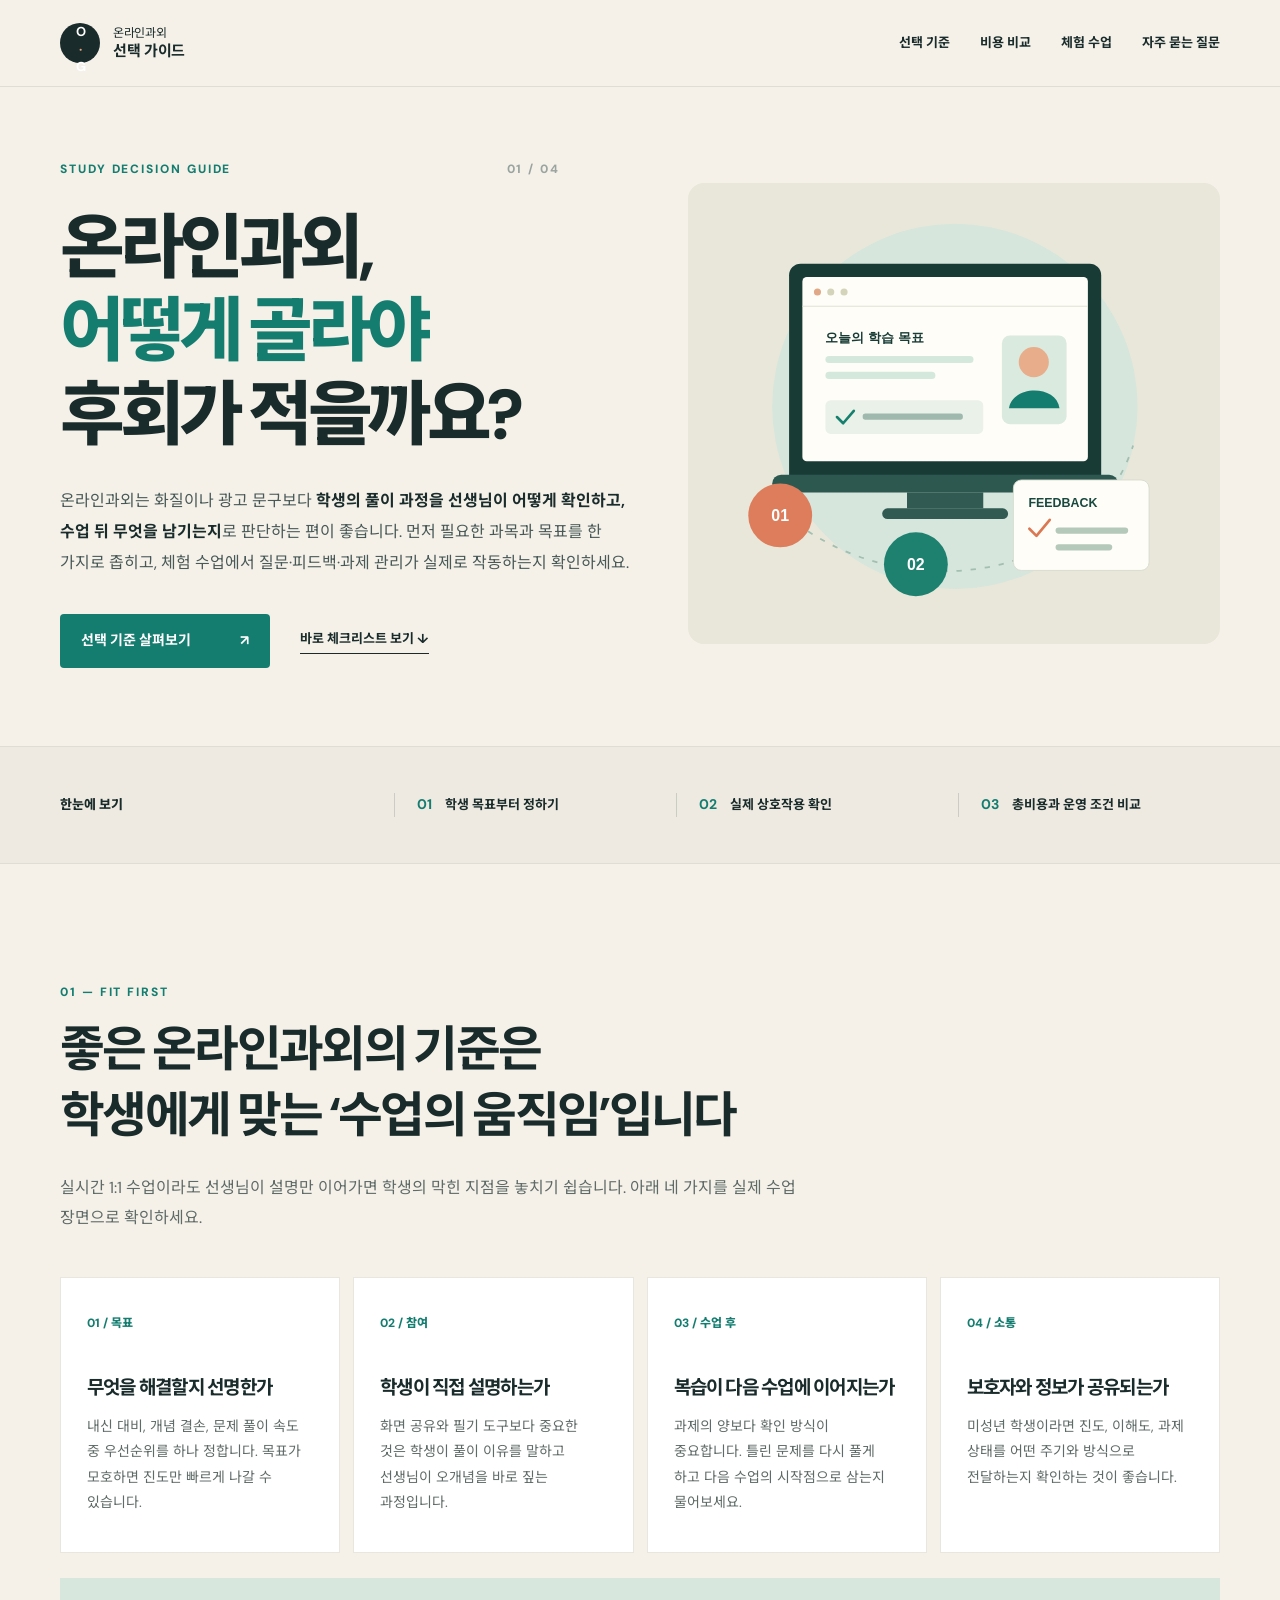
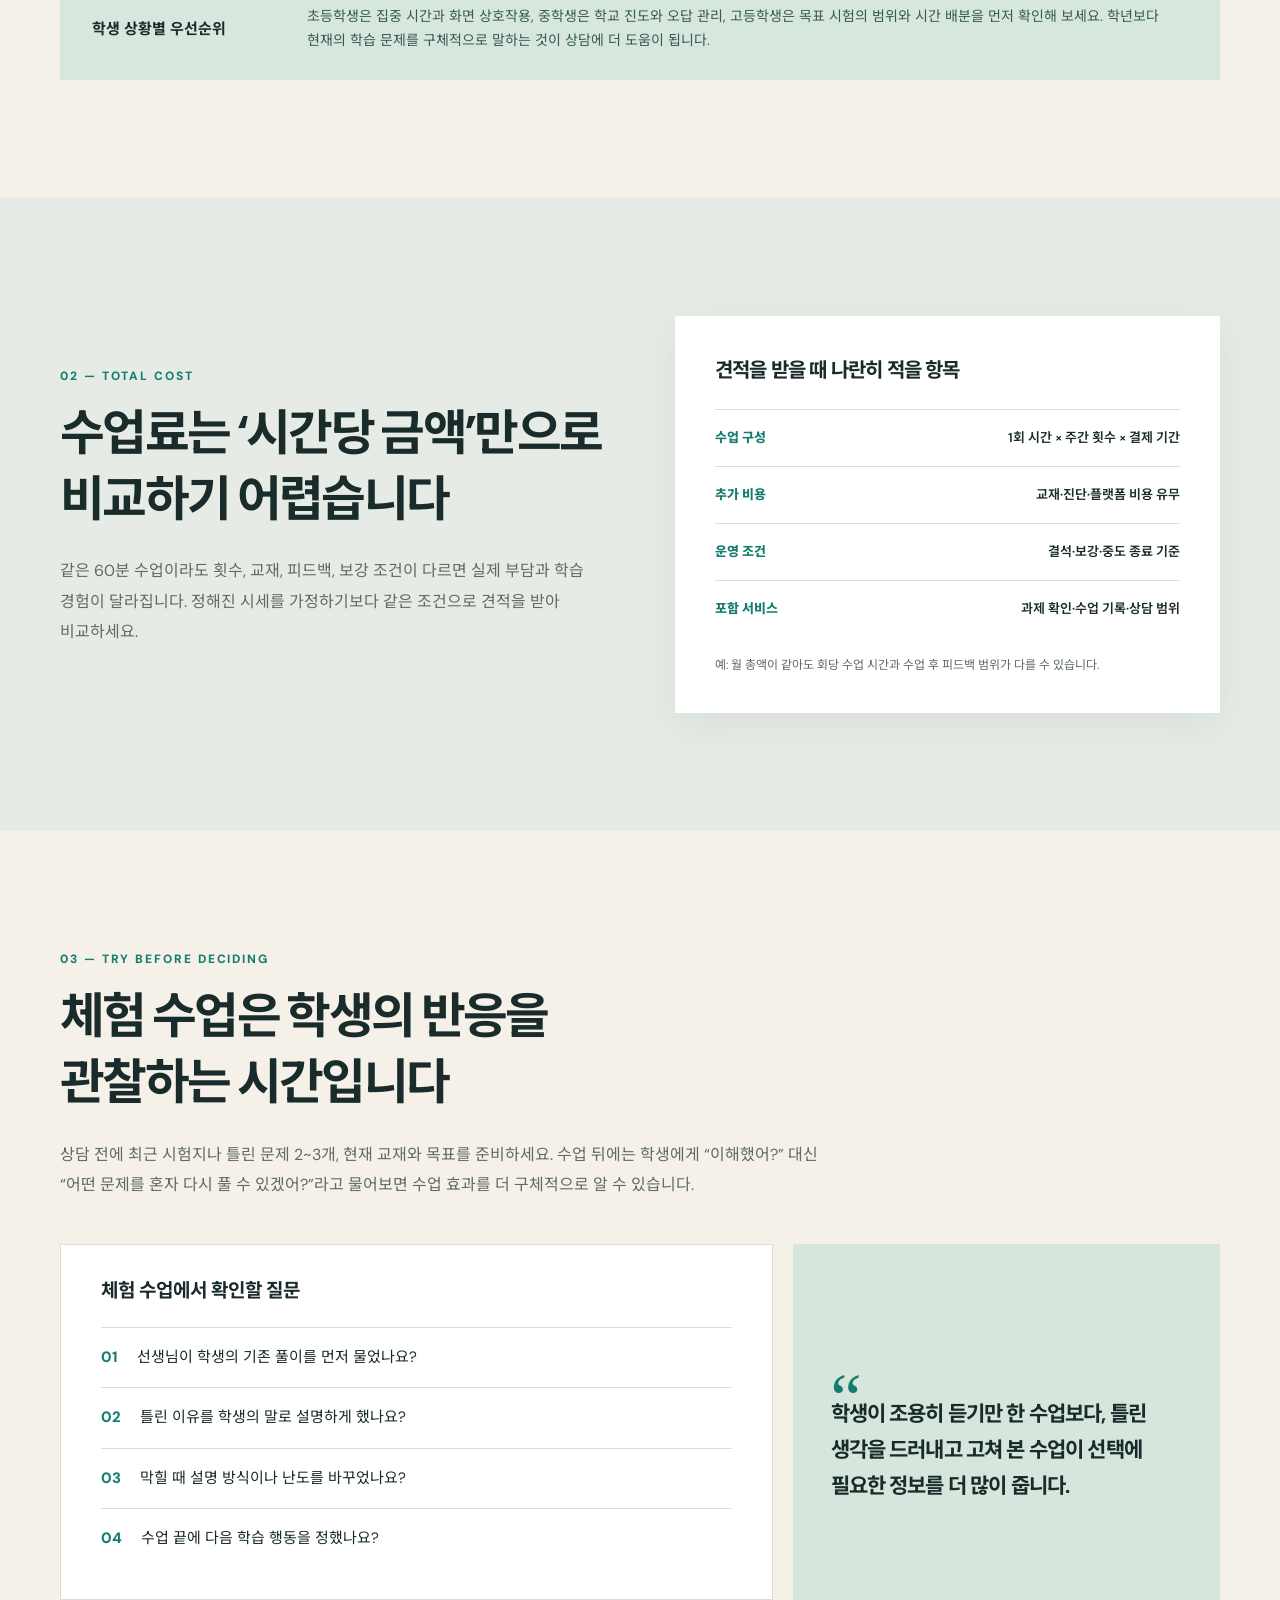
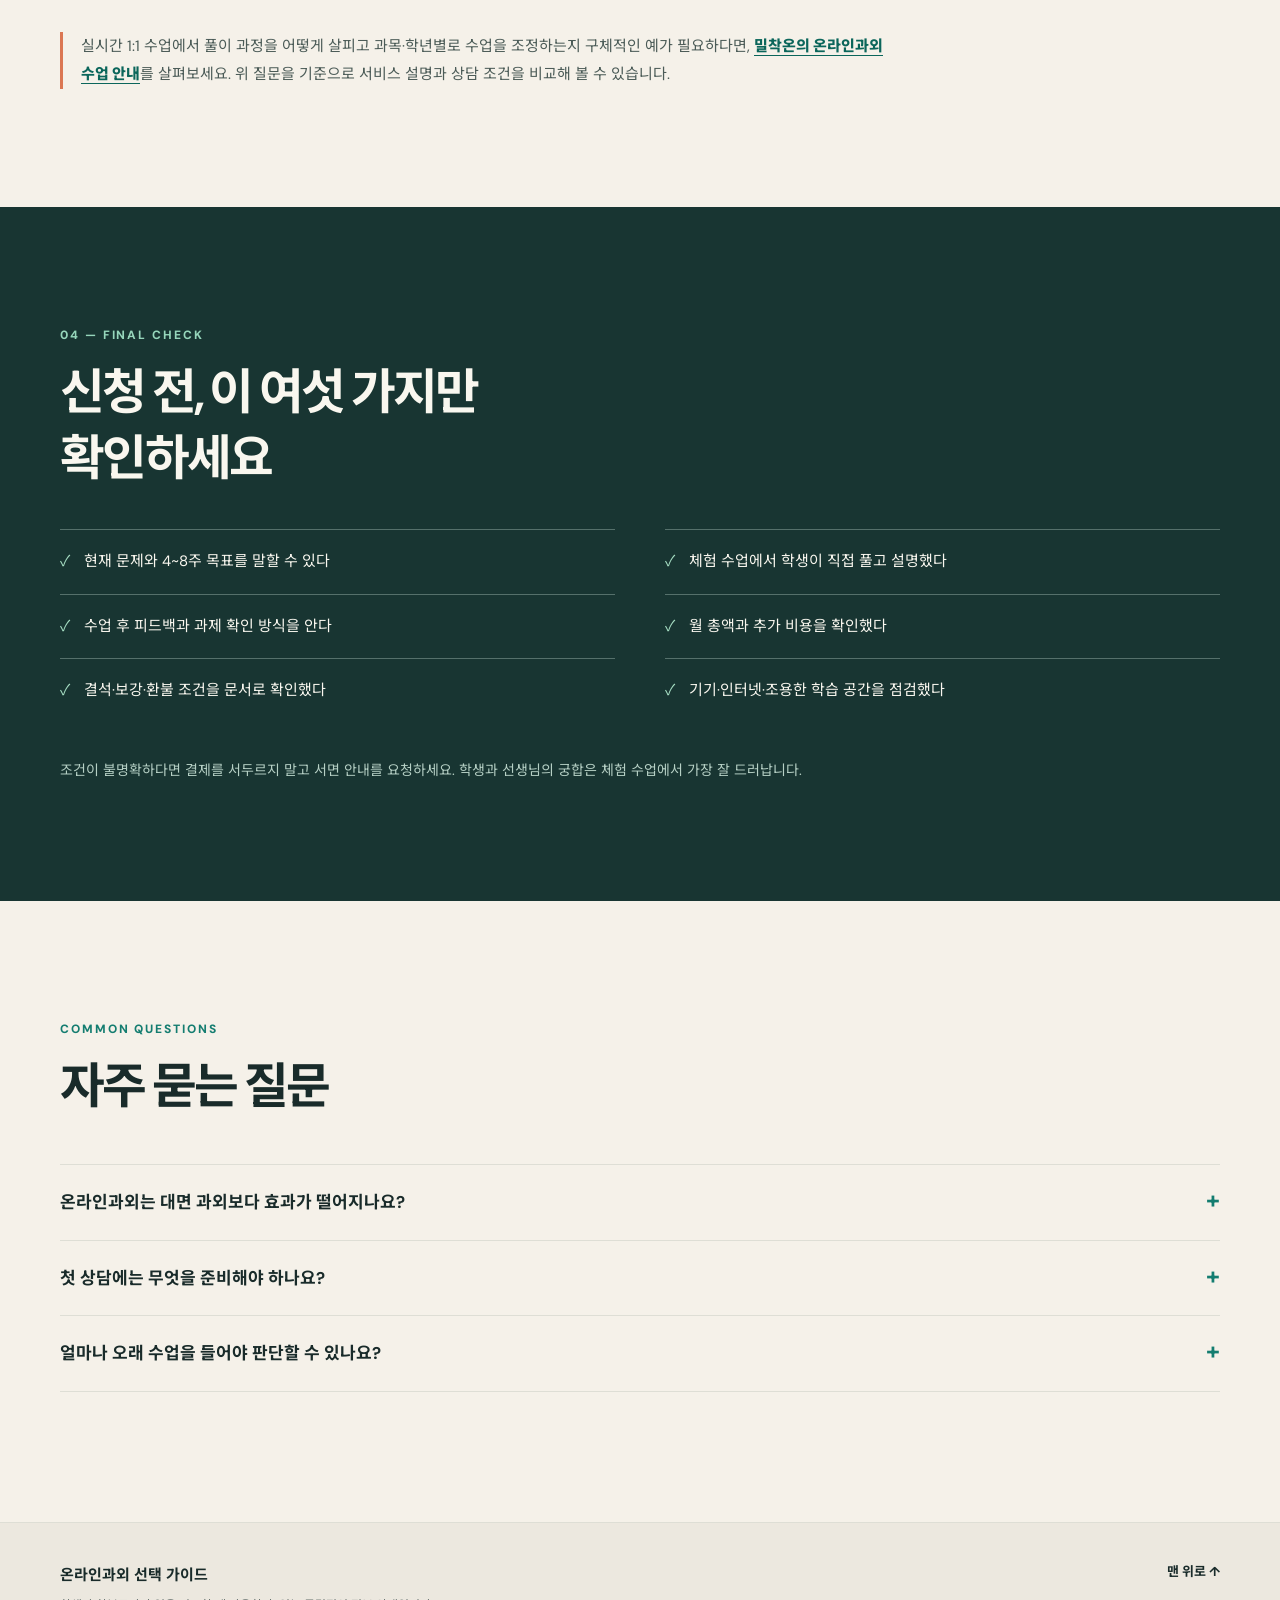
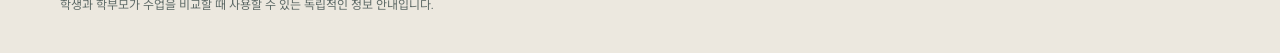
<file: index.html>
<!doctype html>
<html lang="ko">
<head>
  <meta charset="utf-8">
  <meta name="viewport" content="width=device-width, initial-scale=1">
  <meta name="robots" content="index,follow,max-image-preview:large">
  <title>온라인과외 선택 가이드 | 수업 방식·비용·체험 수업 확인법</title>
  <meta name="description" content="온라인과외를 고를 때 확인할 수업 방식, 비용 비교 기준, 체험 수업 질문과 계약 전 체크리스트를 학생·학부모 관점에서 정리했습니다.">
  <link rel="canonical" href="https://online-tutoring-guide.github.io/">
  <link rel="icon" href="/favicon.svg" type="image/svg+xml">
  <link rel="stylesheet" href="/assets/style.css">
  <meta property="og:type" content="website">
  <meta property="og:locale" content="ko_KR">
  <meta property="og:site_name" content="온라인과외 선택 가이드">
  <meta property="og:title" content="온라인과외 선택 가이드 | 수업 방식·비용·체험 수업 확인법">
  <meta property="og:description" content="우리 아이에게 맞는 온라인과외를 고르기 위한 실제 비교 기준과 체험 수업 체크리스트.">
  <meta property="og:url" content="https://online-tutoring-guide.github.io/">
  <meta property="og:image" content="https://online-tutoring-guide.github.io/assets/og-guide.svg">
  <meta name="theme-color" content="#f5f1e9">
</head>
<body>
  <a class="skip" href="#main">본문으로 바로가기</a>
  <header class="site-header">
    <div class="wrap header-inner">
      <a class="brand" href="/" aria-label="온라인과외 선택 가이드 홈"><span class="brand-mark">O<span>·</span>G</span><span>온라인과외<br><strong>선택 가이드</strong></span></a>
      <nav aria-label="주요 메뉴"><a href="#criteria">선택 기준</a><a href="#cost">비용 비교</a><a href="#trial">체험 수업</a><a href="#faq">자주 묻는 질문</a></nav>
    </div>
  </header>
  <main id="main">
    <section class="hero wrap" aria-labelledby="page-title">
      <div class="hero-copy">
        <p class="eyebrow">STUDY DECISION GUIDE <span>01 / 04</span></p>
        <h1 id="page-title">온라인과외,<br><em>어떻게 골라야</em><br>후회가 적을까요?</h1>
        <p class="lead">온라인과외는 화질이나 광고 문구보다 <strong>학생의 풀이 과정을 선생님이 어떻게 확인하고, 수업 뒤 무엇을 남기는지</strong>로 판단하는 편이 좋습니다. 먼저 필요한 과목과 목표를 한 가지로 좁히고, 체험 수업에서 질문·피드백·과제 관리가 실제로 작동하는지 확인하세요.</p>
        <div class="hero-actions"><a class="button" href="#criteria">선택 기준 살펴보기 <span aria-hidden="true">↗</span></a><a class="text-link" href="#checklist">바로 체크리스트 보기 <span aria-hidden="true">↓</span></a></div>
      </div>
      <div class="hero-art"><img src="/assets/learning-flow.svg" alt="학습 목표를 정하고 수업을 체험한 뒤 피드백을 확인하는 온라인과외 선택 과정" width="600" height="520"></div>
    </section>
    <section class="quick-answer" aria-label="핵심 요약"><div class="wrap quick-grid"><p class="mini-label">한눈에 보기</p><div><strong>01</strong><span>학생 목표부터 정하기</span></div><div><strong>02</strong><span>실제 상호작용 확인</span></div><div><strong>03</strong><span>총비용과 운영 조건 비교</span></div></div></section>
    <section class="section wrap" id="criteria">
      <div class="section-head"><p class="eyebrow">01 — FIT FIRST</p><h2>좋은 온라인과외의 기준은<br>학생에게 맞는 ‘수업의 움직임’입니다</h2><p>실시간 1:1 수업이라도 선생님이 설명만 이어가면 학생의 막힌 지점을 놓치기 쉽습니다. 아래 네 가지를 실제 수업 장면으로 확인하세요.</p></div>
      <div class="criteria-grid">
        <article class="criterion"><span class="number">01 / 목표</span><h3>무엇을 해결할지 선명한가</h3><p>내신 대비, 개념 결손, 문제 풀이 속도 중 우선순위를 하나 정합니다. 목표가 모호하면 진도만 빠르게 나갈 수 있습니다.</p></article>
        <article class="criterion"><span class="number">02 / 참여</span><h3>학생이 직접 설명하는가</h3><p>화면 공유와 필기 도구보다 중요한 것은 학생이 풀이 이유를 말하고 선생님이 오개념을 바로 짚는 과정입니다.</p></article>
        <article class="criterion"><span class="number">03 / 수업 후</span><h3>복습이 다음 수업에 이어지는가</h3><p>과제의 양보다 확인 방식이 중요합니다. 틀린 문제를 다시 풀게 하고 다음 수업의 시작점으로 삼는지 물어보세요.</p></article>
        <article class="criterion"><span class="number">04 / 소통</span><h3>보호자와 정보가 공유되는가</h3><p>미성년 학생이라면 진도, 이해도, 과제 상태를 어떤 주기와 방식으로 전달하는지 확인하는 것이 좋습니다.</p></article>
      </div>
      <aside class="note"><strong>학생 상황별 우선순위</strong><p>초등학생은 집중 시간과 화면 상호작용, 중학생은 학교 진도와 오답 관리, 고등학생은 목표 시험의 범위와 시간 배분을 먼저 확인해 보세요. 학년보다 현재의 학습 문제를 구체적으로 말하는 것이 상담에 더 도움이 됩니다.</p></aside>
    </section>
    <section class="section tinted" id="cost"><div class="wrap split"><div class="section-head"><p class="eyebrow">02 — TOTAL COST</p><h2>수업료는 ‘시간당 금액’만으로<br>비교하기 어렵습니다</h2><p>같은 60분 수업이라도 횟수, 교재, 피드백, 보강 조건이 다르면 실제 부담과 학습 경험이 달라집니다. 정해진 시세를 가정하기보다 같은 조건으로 견적을 받아 비교하세요.</p></div><div class="cost-card"><h3>견적을 받을 때 나란히 적을 항목</h3><ul><li><span>수업 구성</span><strong>1회 시간 × 주간 횟수 × 결제 기간</strong></li><li><span>추가 비용</span><strong>교재·진단·플랫폼 비용 유무</strong></li><li><span>운영 조건</span><strong>결석·보강·중도 종료 기준</strong></li><li><span>포함 서비스</span><strong>과제 확인·수업 기록·상담 범위</strong></li></ul><p class="small">예: 월 총액이 같아도 회당 수업 시간과 수업 후 피드백 범위가 다를 수 있습니다.</p></div></div></section>
    <section class="section wrap" id="trial"><div class="section-head"><p class="eyebrow">03 — TRY BEFORE DECIDING</p><h2>체험 수업은 학생의 반응을<br>관찰하는 시간입니다</h2><p>상담 전에 최근 시험지나 틀린 문제 2~3개, 현재 교재와 목표를 준비하세요. 수업 뒤에는 학생에게 “이해했어?” 대신 “어떤 문제를 혼자 다시 풀 수 있겠어?”라고 물어보면 수업 효과를 더 구체적으로 알 수 있습니다.</p></div><div class="trial-layout"><div class="question-list"><h3>체험 수업에서 확인할 질문</h3><ol><li><span>01</span>선생님이 학생의 기존 풀이를 먼저 물었나요?</li><li><span>02</span>틀린 이유를 학생의 말로 설명하게 했나요?</li><li><span>03</span>막힐 때 설명 방식이나 난도를 바꾸었나요?</li><li><span>04</span>수업 끝에 다음 학습 행동을 정했나요?</li></ol></div><div class="insight"><span class="quote-mark" aria-hidden="true">“</span><p>학생이 조용히 듣기만 한 수업보다, 틀린 생각을 드러내고 고쳐 본 수업이 선택에 필요한 정보를 더 많이 줍니다.</p></div></div><p class="resource-link">실시간 1:1 수업에서 풀이 과정을 어떻게 살피고 과목·학년별로 수업을 조정하는지 구체적인 예가 필요하다면, <a href="https://milchakon.netlify.app/online-tutoring/" target="_blank" rel="noopener noreferrer">밀착온의 온라인과외 수업 안내</a>를 살펴보세요. 위 질문을 기준으로 서비스 설명과 상담 조건을 비교해 볼 수 있습니다.</p></section>
    <section class="section dark" id="checklist"><div class="wrap"><div class="section-head"><p class="eyebrow">04 — FINAL CHECK</p><h2>신청 전, 이 여섯 가지만<br>확인하세요</h2></div><div class="check-grid"><p><span>✓</span>현재 문제와 4~8주 목표를 말할 수 있다</p><p><span>✓</span>체험 수업에서 학생이 직접 풀고 설명했다</p><p><span>✓</span>수업 후 피드백과 과제 확인 방식을 안다</p><p><span>✓</span>월 총액과 추가 비용을 확인했다</p><p><span>✓</span>결석·보강·환불 조건을 문서로 확인했다</p><p><span>✓</span>기기·인터넷·조용한 학습 공간을 점검했다</p></div><p class="closing">조건이 불명확하다면 결제를 서두르지 말고 서면 안내를 요청하세요. 학생과 선생님의 궁합은 체험 수업에서 가장 잘 드러납니다.</p></div></section>
    <section class="section wrap faq" id="faq"><div class="section-head"><p class="eyebrow">COMMON QUESTIONS</p><h2>자주 묻는 질문</h2></div><details><summary>온라인과외는 대면 과외보다 효과가 떨어지나요?</summary><p>방식 자체보다 학생이 풀이를 보여주고 질문하며 피드백을 받는 구조가 더 중요합니다. 다만 화면에 집중하기 어려운 학생이라면 짧은 수업, 손글씨 공유 방식, 학습 공간을 먼저 시험해 보세요.</p></details><details><summary>첫 상담에는 무엇을 준비해야 하나요?</summary><p>학년과 과목, 최근 어려웠던 단원, 사용 교재, 가능한 시간대를 정리하세요. 최근 시험지나 오답 사례가 있으면 학습 목표를 구체화하는 데 도움이 됩니다.</p></details><details><summary>얼마나 오래 수업을 들어야 판단할 수 있나요?</summary><p>체험 수업에서는 상호작용을 보고, 정규 수업을 시작한 뒤에는 약속한 목표와 과제·오답의 변화를 정기적으로 점검하세요. 짧은 기간의 점수만으로 판단하기보다 학생이 스스로 설명하고 다시 푸는 능력이 달라지는지 보세요.</p></details></section>
  </main>
  <footer class="footer"><div class="wrap footer-inner"><div><strong>온라인과외 선택 가이드</strong><p>학생과 학부모가 수업을 비교할 때 사용할 수 있는 독립적인 정보 안내입니다.</p></div><a href="#main">맨 위로 ↑</a></div></footer>
</body>
</html>
</file>
<file: assets/style.css>
@import url('https://fonts.googleapis.com/css2?family=DM+Sans:wght@400;500;600;700&family=Noto+Sans+KR:wght@400;500;600;700;800&display=swap');
:root{--ink:#192b2a;--muted:#5f6b68;--cream:#f5f1e9;--line:#deded5;--teal:#147d70;--mint:#d7e7dd;--orange:#db7753}*{box-sizing:border-box}html{scroll-behavior:smooth}body{margin:0;background:var(--cream);color:var(--ink);font-family:'DM Sans','Noto Sans KR',sans-serif;line-height:1.7;word-break:keep-all}a{color:inherit}img{max-width:100%;height:auto}.wrap{width:min(1160px,calc(100% - 48px));margin:auto}.skip{position:absolute;left:-9999px;top:0;background:#fff;padding:10px;z-index:10}.skip:focus{left:10px}.site-header{border-bottom:1px solid var(--line)}.header-inner{min-height:86px;display:flex;align-items:center;justify-content:space-between;gap:24px}.brand{text-decoration:none;display:flex;align-items:center;gap:13px;font-size:12px;line-height:1.35;letter-spacing:-.03em}.brand strong{font-size:15px}.brand-mark{width:40px;height:40px;border-radius:50%;background:var(--ink);color:#fff;display:grid;place-items:center;font-weight:700;font-size:13px;letter-spacing:-.1em}.brand-mark span{color:#e9a07c}nav{display:flex;gap:30px}nav a{text-decoration:none;font-size:13px;font-weight:700}nav a:hover,.text-link:hover,.footer a:hover{color:var(--teal)}.hero{min-height:650px;display:grid;grid-template-columns:1.05fr .95fr;align-items:center;gap:40px;padding-top:72px;padding-bottom:78px}.eyebrow{color:var(--teal);font-size:12px;font-weight:800;letter-spacing:.16em}.hero .eyebrow{display:flex;justify-content:space-between;max-width:500px}.hero .eyebrow span{color:#9aa5a0}h1,h2,h3,p{margin-top:0}h1{font-size:clamp(44px,5.5vw,76px);letter-spacing:-.075em;line-height:1.18;margin:28px 0 28px;font-weight:800}h1 em{font-style:normal;color:var(--teal)}.lead{max-width:610px;font-size:16px;color:#485957;line-height:1.95}.lead strong{color:var(--ink)}.hero-actions{display:flex;align-items:center;gap:30px;margin-top:36px}.button{display:inline-flex;align-items:center;justify-content:space-between;gap:34px;background:var(--teal);color:white;border-radius:4px;padding:15px 21px;text-decoration:none;font-size:14px;font-weight:700;min-width:210px}.button:hover{background:#0b5d55}.text-link{font-size:13px;font-weight:700;text-decoration:none;border-bottom:1px solid currentColor;padding-bottom:3px}.hero-art{display:flex;align-items:center;justify-content:center}.hero-art img{width:100%;max-width:570px}.quick-answer{border-top:1px solid var(--line);border-bottom:1px solid var(--line);background:#eeeae1}.quick-grid{min-height:116px;display:grid;grid-template-columns:1.2fr repeat(3,1fr);align-items:center;gap:20px}.mini-label{font-size:13px;font-weight:800;margin:0}.quick-grid div{display:flex;gap:13px;align-items:center;font-size:13px;font-weight:700;border-left:1px solid #c9cec5;padding-left:22px}.quick-grid strong{font-size:14px;color:var(--teal)}.section{padding-top:118px;padding-bottom:118px;scroll-margin-top:30px}.section-head{max-width:760px;margin-bottom:44px}.section-head h2{font-size:clamp(32px,3.8vw,50px);line-height:1.35;letter-spacing:-.055em;margin:15px 0 24px}.section-head>p:last-child{font-size:16px;color:var(--muted);line-height:1.9}.criteria-grid{display:grid;grid-template-columns:repeat(4,1fr);gap:13px}.criterion{background:#fff;border:1px solid #e7e7df;padding:30px 26px;min-height:276px}.number{font-size:12px;font-weight:800;color:var(--teal)}.criterion h3{font-size:19px;line-height:1.45;letter-spacing:-.04em;margin:38px 0 13px}.criterion p{font-size:14px;color:var(--muted);line-height:1.8;margin:0}.note{margin-top:25px;padding:27px 32px;background:var(--mint);display:grid;grid-template-columns:190px 1fr;gap:25px;align-items:center}.note strong{font-size:15px}.note p{margin:0;color:#385a54;font-size:14px}.tinted{background:#e6ece5}.split{display:grid;grid-template-columns:1fr 1fr;gap:70px;align-items:center}.split .section-head{margin:0}.cost-card{background:#fff;padding:37px 40px;box-shadow:0 12px 35px #29413b12}.cost-card h3{font-size:20px;letter-spacing:-.04em}.cost-card ul{list-style:none;padding:0;margin:22px 0 18px}.cost-card li{display:flex;justify-content:space-between;gap:16px;border-top:1px solid var(--line);padding:17px 0;font-size:13px}.cost-card li span{color:var(--teal);font-weight:800;white-space:nowrap}.cost-card li strong{text-align:right;font-weight:600}.small{font-size:12px;color:var(--muted);margin:0}.trial-layout{display:grid;grid-template-columns:1.25fr .75fr;gap:20px}.question-list{background:#fff;border:1px solid var(--line);padding:30px 40px}.question-list h3{font-size:19px}.question-list ol{list-style:none;margin:0;padding:0}.question-list li{border-top:1px solid var(--line);padding:17px 0;display:flex;gap:19px;font-size:15px}.question-list li span{color:var(--teal);font-weight:800}.insight{background:#d6e6dc;padding:33px 38px;display:flex;flex-direction:column;justify-content:center}.quote-mark{font-family:Georgia,serif;font-size:70px;color:var(--teal);height:58px}.insight p{font-size:21px;font-weight:700;letter-spacing:-.04em;line-height:1.7;margin:0}.resource-link{max-width:850px;margin:32px 0 0;padding-left:18px;border-left:3px solid var(--orange);font-size:15px;color:#4b5b57;line-height:1.9}.resource-link a{color:#0b665b;font-weight:800;text-underline-offset:4px}.dark{background:#183532;color:#f9f7ef}.dark .eyebrow{color:#96d6bb}.dark .section-head{margin-bottom:38px}.check-grid{display:grid;grid-template-columns:1fr 1fr;gap:0 50px}.check-grid p{border-top:1px solid #55706b;padding:19px 0;margin:0;font-size:15px}.check-grid span{color:#a7dfc4;margin-right:14px}.closing{max-width:750px;color:#b6d0c5;font-size:14px;margin:36px 0 0}.faq{padding-bottom:130px}.faq details{border-top:1px solid var(--line);padding:23px 0}.faq details:last-child{border-bottom:1px solid var(--line)}.faq summary{cursor:pointer;font-size:17px;font-weight:700;list-style:none;display:flex;justify-content:space-between;gap:20px}.faq summary::-webkit-details-marker{display:none}.faq summary:after{content:'+';color:var(--teal);font-size:24px;line-height:1}.faq details[open] summary:after{content:'−'}.faq details p{max-width:820px;color:var(--muted);margin:18px 0 0;font-size:15px}.footer{background:#ece8df;border-top:1px solid var(--line);padding:38px 0}.footer-inner{display:flex;justify-content:space-between;gap:30px}.footer strong{font-size:15px}.footer p{font-size:12px;color:var(--muted);margin:6px 0 0}.footer a{font-size:13px;font-weight:700;text-decoration:none}@media(max-width:900px){.hero{grid-template-columns:1fr;gap:10px;padding-top:60px}.hero-art{max-width:620px;margin:auto}.criteria-grid{grid-template-columns:repeat(2,1fr)}.split{gap:30px}.quick-grid{grid-template-columns:repeat(2,1fr);padding:22px 0}.quick-grid div{border-left:0;padding-left:0}.mini-label{grid-column:1/-1}}@media(max-width:650px){.wrap{width:min(100% - 32px,500px)}.header-inner{min-height:72px}nav{gap:11px;overflow:auto}nav a{font-size:11px;white-space:nowrap}nav a:nth-child(2),nav a:nth-child(4){display:none}.brand{gap:8px;font-size:10px}.brand strong{font-size:12px}.brand-mark{width:34px;height:34px;font-size:11px}.hero{min-height:auto;padding-top:40px;padding-bottom:55px}.hero .eyebrow{font-size:10px}h1{font-size:43px;margin:22px 0}.lead{font-size:14px}.hero-actions{gap:18px;flex-wrap:wrap}.button{min-width:185px;font-size:12px;padding:13px 15px}.text-link{font-size:12px}.hero-art{margin-top:28px}.quick-grid{gap:13px}.quick-grid div{font-size:12px;gap:8px}.section{padding-top:75px;padding-bottom:75px}.section-head{margin-bottom:30px}.section-head h2{font-size:32px}.section-head>p:last-child{font-size:14px}.criteria-grid,.split,.trial-layout,.check-grid{grid-template-columns:1fr}.criterion{min-height:0;padding:24px}.criterion h3{margin:20px 0 8px}.note{grid-template-columns:1fr;gap:8px;padding:22px}.cost-card,.question-list,.insight{padding:26px}.cost-card li{font-size:12px}.question-list li{font-size:13px}.insight p{font-size:18px}.resource-link{font-size:14px}.faq summary{font-size:15px}.footer-inner{display:block}.footer a{display:inline-block;margin-top:20px}}
</file>
